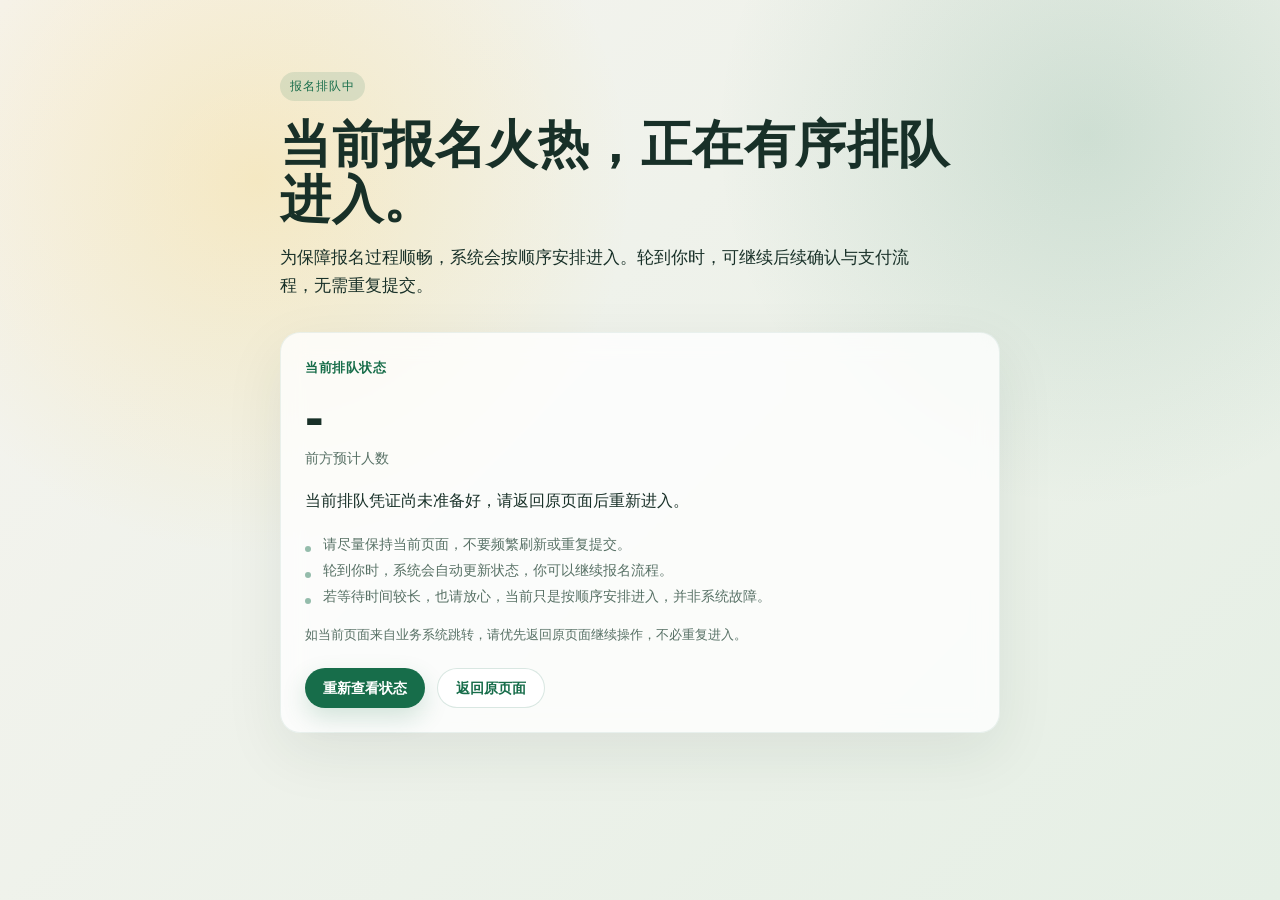
<file: openresty/html/waitroom/index.html>
<!doctype html>
<html lang="zh-CN">
  <head>
    <meta charset="utf-8">
    <meta name="viewport" content="width=device-width, initial-scale=1">
    <meta name="format-detection" content="telephone=no,email=no,address=no">
    <title>报名排队中</title>
    <style>
      :root {
        --bg-start: #f6f4ef;
        --bg-end: #e5efe5;
        --text-main: #183028;
        --text-subtle: #587166;
        --accent: #176d4a;
        --accent-soft: rgba(23, 109, 74, 0.12);
        --card-bg: rgba(255, 255, 255, 0.78);
        --card-border: rgba(23, 109, 74, 0.08);
        --shadow: 0 20px 60px rgba(29, 48, 40, 0.08);
      }

      * {
        box-sizing: border-box;
      }

      body {
        margin: 0;
        min-height: 100vh;
        font-family: "PingFang SC", "Hiragino Sans GB", "Microsoft YaHei", "Noto Sans CJK SC", "Helvetica Neue", Arial, sans-serif;
        background:
          radial-gradient(circle at 20% 20%, rgba(255, 183, 3, 0.18), transparent 30%),
          radial-gradient(circle at 85% 15%, rgba(22, 110, 74, 0.14), transparent 28%),
          linear-gradient(135deg, var(--bg-start), var(--bg-end));
        color: var(--text-main);
      }

      main {
        width: 100%;
        max-width: 760px;
        margin: 0 auto;
        padding: 72px 20px 40px;
        padding-top: calc(72px + env(safe-area-inset-top));
        padding-bottom: calc(40px + env(safe-area-inset-bottom));
      }

      .hero {
        position: relative;
      }

      .label {
        display: inline-block;
        margin-bottom: 16px;
        padding: 6px 10px;
        border-radius: 999px;
        background: var(--accent-soft);
        color: var(--accent);
        font-size: 12px;
        letter-spacing: 0.08em;
        text-transform: uppercase;
      }

      h1 {
        margin: 0 0 16px;
        font-size: 2rem;
        font-size: clamp(2rem, 4vw, 3.5rem);
        line-height: 1.08;
        letter-spacing: 0.01em;
      }

      p {
        margin: 0 0 12px;
        line-height: 1.7;
      }

      .intro {
        max-width: 640px;
        font-size: 1.04rem;
      }

      .card {
        margin-top: 32px;
        padding: 24px;
        border-radius: 20px;
        background: var(--card-bg);
        border: 1px solid var(--card-border);
        box-shadow: var(--shadow);
        -webkit-backdrop-filter: blur(12px);
        backdrop-filter: blur(12px);
      }

      .eyebrow {
        margin-bottom: 10px;
        color: var(--accent);
        font-size: 13px;
        font-weight: 600;
        letter-spacing: 0.04em;
      }

      .metric {
        margin: 8px 0 2px;
        font-size: clamp(2.4rem, 6vw, 3.5rem);
        font-weight: 700;
        line-height: 1;
      }

      .muted {
        color: var(--text-subtle);
        font-size: 14px;
      }

      #status {
        margin-top: 16px;
        font-size: 1rem;
      }

      .tips {
        margin: 22px 0 0;
        padding: 0;
        list-style: none;
        color: var(--text-subtle);
        font-size: 14px;
      }

      .tips li {
        margin-top: 8px;
        padding-left: 18px;
        position: relative;
      }

      .tips li::before {
        content: "";
        position: absolute;
        left: 0;
        top: 10px;
        width: 6px;
        height: 6px;
        border-radius: 999px;
        background: rgba(23, 109, 74, 0.45);
      }

      .status-note {
        margin-top: 18px;
        color: var(--text-subtle);
        font-size: 13px;
      }

      .actions {
        display: flex;
        flex-wrap: wrap;
        gap: 12px;
        margin-top: 22px;
      }

      .action-button {
        appearance: none;
        border: 0;
        border-radius: 999px;
        padding: 12px 18px;
        font-size: 14px;
        font-weight: 600;
        line-height: 1;
        cursor: pointer;
        transition: transform 0.18s ease, box-shadow 0.18s ease, opacity 0.18s ease;
      }

      .action-button:active {
        transform: translateY(1px);
      }

      .action-button:disabled {
        opacity: 0.7;
        cursor: not-allowed;
      }

      .action-primary {
        background: var(--accent);
        color: #fff;
        box-shadow: 0 10px 24px rgba(23, 109, 74, 0.18);
      }

      .action-secondary {
        background: rgba(255, 255, 255, 0.86);
        color: var(--accent);
        border: 1px solid rgba(23, 109, 74, 0.16);
      }

      @media (max-width: 480px) {
        main {
          padding: 56px 16px 32px;
          padding-top: calc(56px + env(safe-area-inset-top));
          padding-bottom: calc(32px + env(safe-area-inset-bottom));
        }

        .label {
          margin-bottom: 14px;
        }

        h1 {
          line-height: 1.14;
        }

        .intro {
          font-size: 0.98rem;
        }

        .metric {
          font-size: 2.6rem;
        }

        .tips {
          font-size: 13px;
        }

        .actions {
          flex-direction: column;
        }

        .action-button {
          width: 100%;
        }
      }

      @media (max-width: 640px) {
        .card {
          padding: 20px;
          border-radius: 18px;
        }
      }
    </style>
  </head>
  <body>
    <main>
      <section class="hero">
        <span class="label">报名排队中</span>
        <h1>当前报名火热，正在有序排队进入。</h1>
        <p class="intro">为保障报名过程顺畅，系统会按顺序安排进入。轮到你时，可继续后续确认与支付流程，无需重复提交。</p>
      </section>
      <div class="card">
        <p class="eyebrow">当前排队状态</p>
        <p class="metric" id="ahead" aria-live="polite">-</p>
        <p class="muted">前方预计人数</p>
        <p id="status" aria-live="polite">正在为你确认排队状态，请稍候。</p>
        <ul class="tips">
          <li>请尽量保持当前页面，不要频繁刷新或重复提交。</li>
          <li>轮到你时，系统会自动更新状态，你可以继续报名流程。</li>
          <li>若等待时间较长，也请放心，当前只是按顺序安排进入，并非系统故障。</li>
        </ul>
        <p class="status-note">如当前页面来自业务系统跳转，请优先返回原页面继续操作，不必重复进入。</p>
        <div class="actions">
          <button type="button" class="action-button action-primary" id="refreshButton">重新查看状态</button>
          <button type="button" class="action-button action-secondary" id="backButton">返回原页面</button>
        </div>
      </div>
    </main>
    <script>
      (function () {
        var ticket = getQueryParam("ticket");
        var userId = getQueryParam("user_id");
        var aheadNode = document.getElementById("ahead");
        var statusNode = document.getElementById("status");
        var refreshButton = document.getElementById("refreshButton");
        var backButton = document.getElementById("backButton");
        var pollTimer = null;
        var pollInFlight = false;

        function getQueryParam(name) {
          var pattern = new RegExp("(?:[?&])" + name + "=([^&]*)");
          var match = pattern.exec(window.location.search || "");
          return match ? decodeURIComponent(match[1].replace(/\+/g, " ")) : "";
        }

        function setStatus(aheadText, statusText) {
          aheadNode.textContent = aheadText;
          statusNode.textContent = statusText;
        }

        function cancelScheduledPoll() {
          if (pollTimer) {
            clearTimeout(pollTimer);
            pollTimer = null;
          }
        }

        function scheduleNextPoll(seconds) {
          cancelScheduledPoll();
          pollTimer = setTimeout(poll, seconds * 1000);
        }

        function setRefreshState(disabled) {
          refreshButton.disabled = disabled;
          refreshButton.textContent = disabled ? "状态更新中..." : "重新查看状态";
        }

        function goBackToSource() {
          if (document.referrer) {
            window.location.href = document.referrer;
            return;
          }

          if (window.history.length > 1) {
            window.history.back();
            return;
          }

          window.location.href = "/";
        }

        function requestStatus(onSuccess, onError) {
          var xhr = new XMLHttpRequest();
          var requestUrl = "/api/queue/status?ticket=" + encodeURIComponent(ticket) + "&user_id=" + encodeURIComponent(userId);

          xhr.open("GET", requestUrl, true);
          xhr.withCredentials = true;
          xhr.setRequestHeader("X-User-Id", userId);
          xhr.onreadystatechange = function () {
            var data;

            if (xhr.readyState !== 4) {
              return;
            }

            if (xhr.status < 200 || xhr.status >= 300) {
              onError("http_" + xhr.status);
              return;
            }

            try {
              data = JSON.parse(xhr.responseText || "{}");
            } catch (error) {
              onError("invalid_json");
              return;
            }

            onSuccess(data);
          };
          xhr.onerror = function () {
            onError("network_error");
          };
          xhr.send(null);
        }

        function poll() {
          if (pollInFlight) {
            return;
          }

          if (!ticket || !userId) {
            setStatus("-", "当前排队凭证尚未准备好，请返回原页面后重新进入。");
            return;
          }

          pollInFlight = true;
          setRefreshState(true);

          requestStatus(function (data) {
            pollInFlight = false;
            setRefreshState(false);

            if (data.status === "admitted") {
              cancelScheduledPoll();
              setStatus("0", "已为你安排进入，请返回原页面继续后续报名流程。");
              return;
            }

            if (data.status !== "queued") {
              cancelScheduledPoll();
              setStatus("-", "当前状态正在更新，请稍后返回原页面重新查看。");
              return;
            }

            setStatus(String(data.ahead_count != null ? data.ahead_count : "-"), "正在排队中，建议 " + (data.poll_after_seconds || 3) + " 秒后再查看最新状态。");
            scheduleNextPoll(data.poll_after_seconds || 3);
          }, function (error) {
            pollInFlight = false;
            setRefreshState(false);
            cancelScheduledPoll();
            setStatus("-", "当前状态获取失败，请稍后再试，或返回原页面重新进入。");
            if (window.console && window.console.error) {
              window.console.error("waitroom poll failed:", error);
            }
          });
        }

        refreshButton.addEventListener("click", function () {
          cancelScheduledPoll();
          poll();
        });

        backButton.addEventListener("click", function () {
          goBackToSource();
        });

        poll();
      })();
    </script>
  </body>
</html>
</file>
